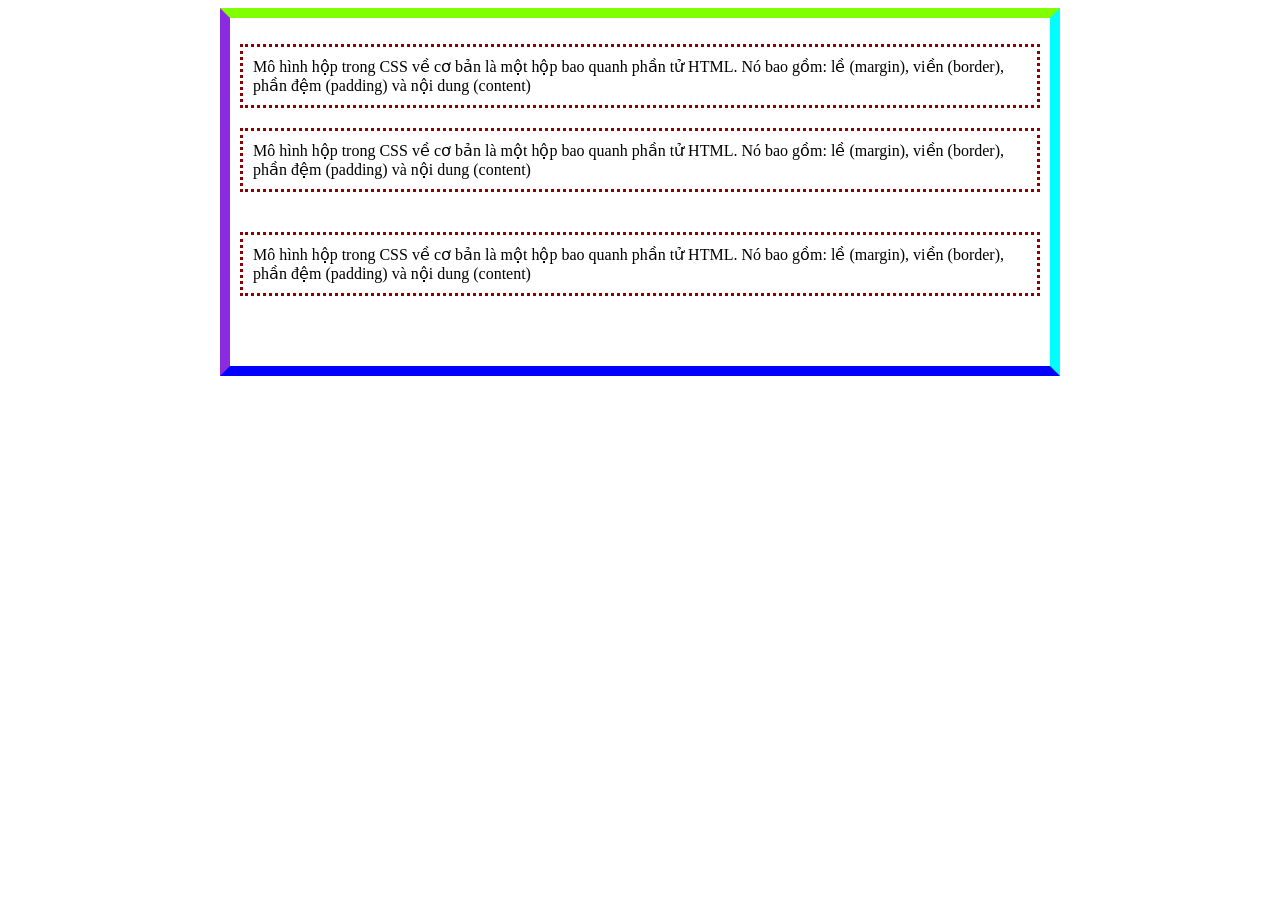
<file: BTH1-BE7/index.html>
<!DOCTYPE html>
<html lang="en">
<head>
    <meta charset="UTF-8">
    <title>Sử dụng Boxmodel</title>
    <style>
        .boxmodel {
            margin: 0 auto;
            width: 800px;
            border-width: 10px;
            border-style: solid;
            border-color: chartreuse aqua blue blueviolet; /* Quy tắc kim đồng hồ: Trên - Phải - Dưới - Trái */
            padding: 10px;
        }

        .boxmodel p {
            border: 3px dotted darkred;
            padding: 10px;
        }

        #boxmodel1 {
            margin-bottom: 20px;
        }

        #boxmodel2 {
            margin-bottom: 40px;
        }

        #boxmodel3 {
            margin-bottom: 60px;
        }
    </style>
</head>
<body>

    <div class="boxmodel">
        <p id="boxmodel1">
            Mô hình hộp trong CSS về cơ bản là một hộp bao quanh phần tử HTML.
            Nó bao gồm: lề (margin), viền (border), phần đệm (padding) và nội dung (content)
        </p>
        <p id="boxmodel2">
            Mô hình hộp trong CSS về cơ bản là một hộp bao quanh phần tử HTML.
            Nó bao gồm: lề (margin), viền (border), phần đệm (padding) và nội dung (content)
        </p>
        <p id="boxmodel3">
            Mô hình hộp trong CSS về cơ bản là một hộp bao quanh phần tử HTML.
            Nó bao gồm: lề (margin), viền (border), phần đệm (padding) và nội dung (content)
        </p>
    </div>

</body>
</html>
</file>
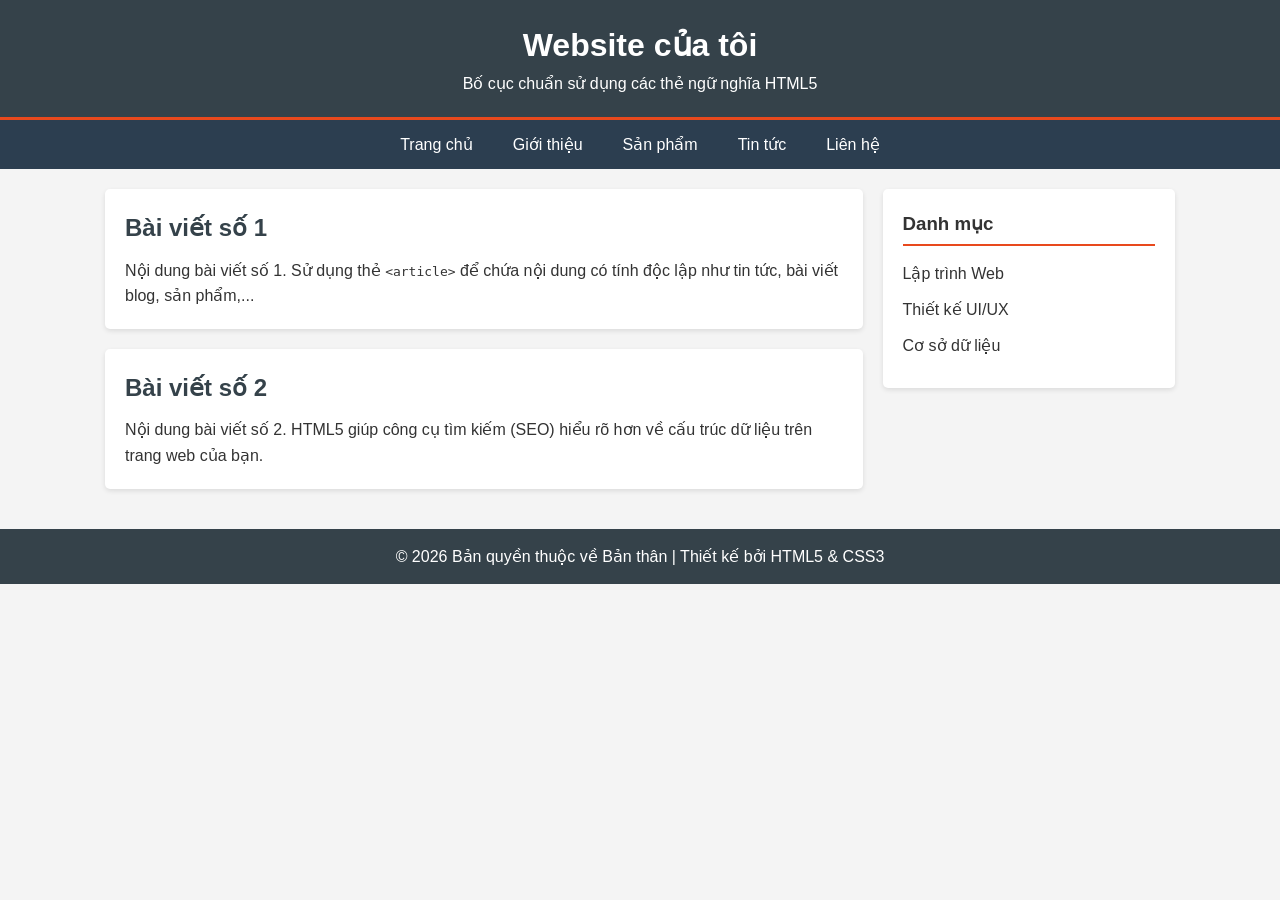
<file: BTH4-BE7/index.html>
<!DOCTYPE html>
<html lang="vi">
<head>
    <meta charset="UTF-8">
    <meta name="viewport" content="width=device-width, initial-scale=1.0">
    <title>Thiết kế Bố cục Trang web với HTML5</title>
    <link rel="stylesheet" href="styles.css">
</head>
<body>

    <header>
        <h1>Website của tôi</h1>
        <p>Bố cục chuẩn sử dụng các thẻ ngữ nghĩa HTML5</p>
    </header>

    <nav>
        <ul>
            <li><a href="#">Trang chủ</a></li>
            <li><a href="#">Giới thiệu</a></li>
            <li><a href="#">Sản phẩm</a></li>
            <li><a href="#">Tin tức</a></li>
            <li><a href="#">Liên hệ</a></li>
        </ul>
    </nav>

    <div class="container">
        
        <!-- Section: Vùng nội dung chính -->
        <section class="main-content">
            <article>
                <h2>Bài viết số 1</h2>
                <p>Nội dung bài viết số 1. Sử dụng thẻ <code>&lt;article&gt;</code> để chứa nội dung có tính độc lập như tin tức, bài viết blog, sản phẩm,...</p>
            </article>

            <article>
                <h2>Bài viết số 2</h2>
                <p>Nội dung bài viết số 2. HTML5 giúp công cụ tìm kiếm (SEO) hiểu rõ hơn về cấu trúc dữ liệu trên trang web của bạn.</p>
            </article>
        </section>

        <aside class="sidebar">
            <h3>Danh mục</h3>
            <ul>
                <li><a href="#">Lập trình Web</a></li>
                <li><a href="#">Thiết kế UI/UX</a></li>
                <li><a href="#">Cơ sở dữ liệu</a></li>
            </ul>
        </aside>

    </div>

    <footer>
        <p>&copy; 2026 Bản quyền thuộc về Bản thân | Thiết kế bởi HTML5 & CSS3</p>
    </footer>

</body>
</html>
</file>
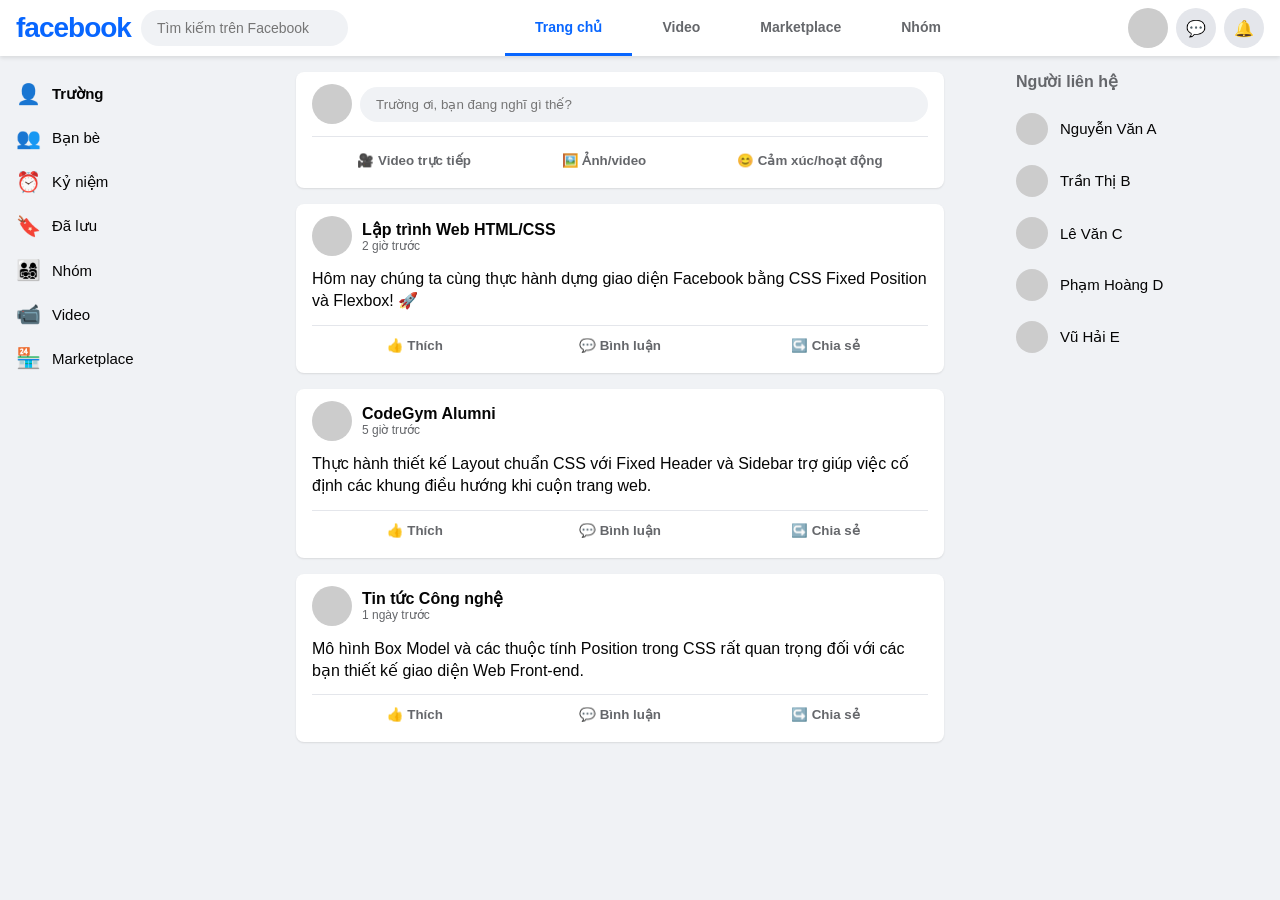
<file: BTH5-BE7/index.html>
<!DOCTYPE html>
<html lang="vi">
<head>
    <meta charset="UTF-8">
    <meta name="viewport" content="width=device-width, initial-scale=1.0">
    <title>Giao diện Facebook Giản lược</title>
    <link rel="stylesheet" href="styles.css">
</head>
<body>

    <header class="header">
        <div class="header-left">
            <div class="logo">facebook</div>
            <input type="text" class="search-box" placeholder="Tìm kiếm trên Facebook">
        </div>
        <div class="header-center">
            <a href="#" class="nav-item active">Trang chủ</a>
            <a href="#" class="nav-item">Video</a>
            <a href="#" class="nav-item">Marketplace</a>
            <a href="#" class="nav-item">Nhóm</a>
        </div>
        <div class="header-right">
            <div class="user-avatar"></div>
            <div class="icon-btn">💬</div>
            <div class="icon-btn">🔔</div>
        </div>
    </header>

    <div class="app-body">
        
        <aside class="sidebar left-sidebar">
            <ul>
                <li class="active"><span class="icon">👤</span> <strong>Trường</strong></li>
                <li><span class="icon">👥</span> Bạn bè</li>
                <li><span class="icon">⏰</span> Kỷ niệm</li>
                <li><span class="icon">🔖</span> Đã lưu</li>
                <li><span class="icon">👨‍👩‍👧‍👦</span> Nhóm</li>
                <li><span class="icon">📹</span> Video</li>
                <li><span class="icon">🏪</span> Marketplace</li>
            </ul>
        </aside>

        <main class="main-content">
            
            <div class="card create-post">
                <div class="post-input-container">
                    <div class="user-avatar"></div>
                    <input type="text" placeholder="Trường ơi, bạn đang nghĩ gì thế?">
                </div>
                <hr>
                <div class="post-actions">
                    <button>🎥 Video trực tiếp</button>
                    <button>🖼️ Ảnh/video</button>
                    <button>😊 Cảm xúc/hoạt động</button>
                </div>
            </div>

            <div class="card post">
                <div class="post-header">
                    <div class="user-avatar"></div>
                    <div>
                        <strong>Lập trình Web HTML/CSS</strong>
                        <div class="post-time">2 giờ trước</div>
                    </div>
                </div>
                <div class="post-body">
                    Hôm nay chúng ta cùng thực hành dựng giao diện Facebook bằng CSS Fixed Position và Flexbox! 🚀
                </div>
                <div class="post-footer">
                    <button>👍 Thích</button>
                    <button>💬 Bình luận</button>
                    <button>↪️ Chia sẻ</button>
                </div>
            </div>

            <div class="card post">
                <div class="post-header">
                    <div class="user-avatar"></div>
                    <div>
                        <strong>CodeGym Alumni</strong>
                        <div class="post-time">5 giờ trước</div>
                    </div>
                </div>
                <div class="post-body">
                    Thực hành thiết kế Layout chuẩn CSS với Fixed Header và Sidebar trợ giúp việc cố định các khung điều hướng khi cuộn trang web.
                </div>
                <div class="post-footer">
                    <button>👍 Thích</button>
                    <button>💬 Bình luận</button>
                    <button>↪️ Chia sẻ</button>
                </div>
            </div>

            <div class="card post">
                <div class="post-header">
                    <div class="user-avatar"></div>
                    <div>
                        <strong>Tin tức Công nghệ</strong>
                        <div class="post-time">1 ngày trước</div>
                    </div>
                </div>
                <div class="post-body">
                    Mô hình Box Model và các thuộc tính Position trong CSS rất quan trọng đối với các bạn thiết kế giao diện Web Front-end.
                </div>
                <div class="post-footer">
                    <button>👍 Thích</button>
                    <button>💬 Bình luận</button>
                    <button>↪️ Chia sẻ</button>
                </div>
            </div>

        </main>

        <aside class="sidebar right-sidebar">
            <div class="sidebar-title">Người liên hệ</div>
            <ul>
                <li><span class="user-avatar small"></span> Nguyễn Văn A</li>
                <li><span class="user-avatar small"></span> Trần Thị B</li>
                <li><span class="user-avatar small"></span> Lê Văn C</li>
                <li><span class="user-avatar small"></span> Phạm Hoàng D</li>
                <li><span class="user-avatar small"></span> Vũ Hải E</li>
            </ul>
        </aside>

    </div>

</body>
</html>
</file>
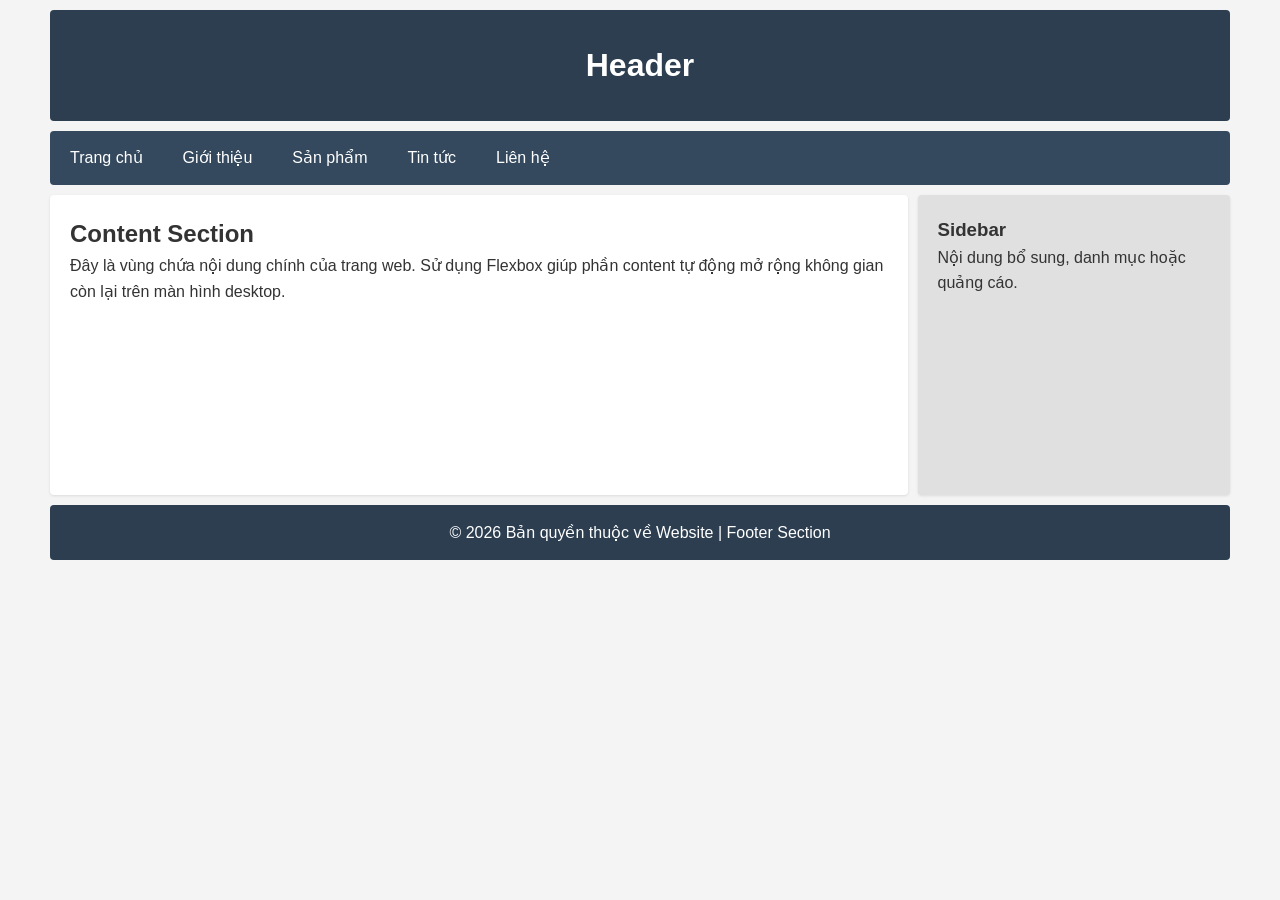
<file: BTH6-BE7/index.html>
<!DOCTYPE html>
<html lang="vi">
<head>
    <meta charset="UTF-8">
    <meta name="viewport" content="width=device-width, initial-scale=1.0">
    <title>Bố cục trang web Responsive với DIV & CSS</title>
    <link rel="stylesheet" href="styles.css">
</head>
<body>

    <div class="wrapper">

        <div class="header">
            <h1>Header</h1>
        </div>

        <div class="nav">
            <a href="#">Trang chủ</a>
            <a href="#">Giới thiệu</a>
            <a href="#">Sản phẩm</a>
            <a href="#">Tin tức</a>
            <a href="#">Liên hệ</a>
        </div>

        <div class="container">
            
            <div class="content">
                <h2>Content Section</h2>
                <p>Đây là vùng chứa nội dung chính của trang web. Sử dụng Flexbox giúp phần content tự động mở rộng không gian còn lại trên màn hình desktop.</p>
            </div>

            <div class="sidebar">
                <h3>Sidebar</h3>
                <p>Nội dung bổ sung, danh mục hoặc quảng cáo.</p>
            </div>

        </div>

        <div class="footer">
            <p>&copy; 2026 Bản quyền thuộc về Website | Footer Section</p>
        </div>

    </div>

</body>
</html>
</file>
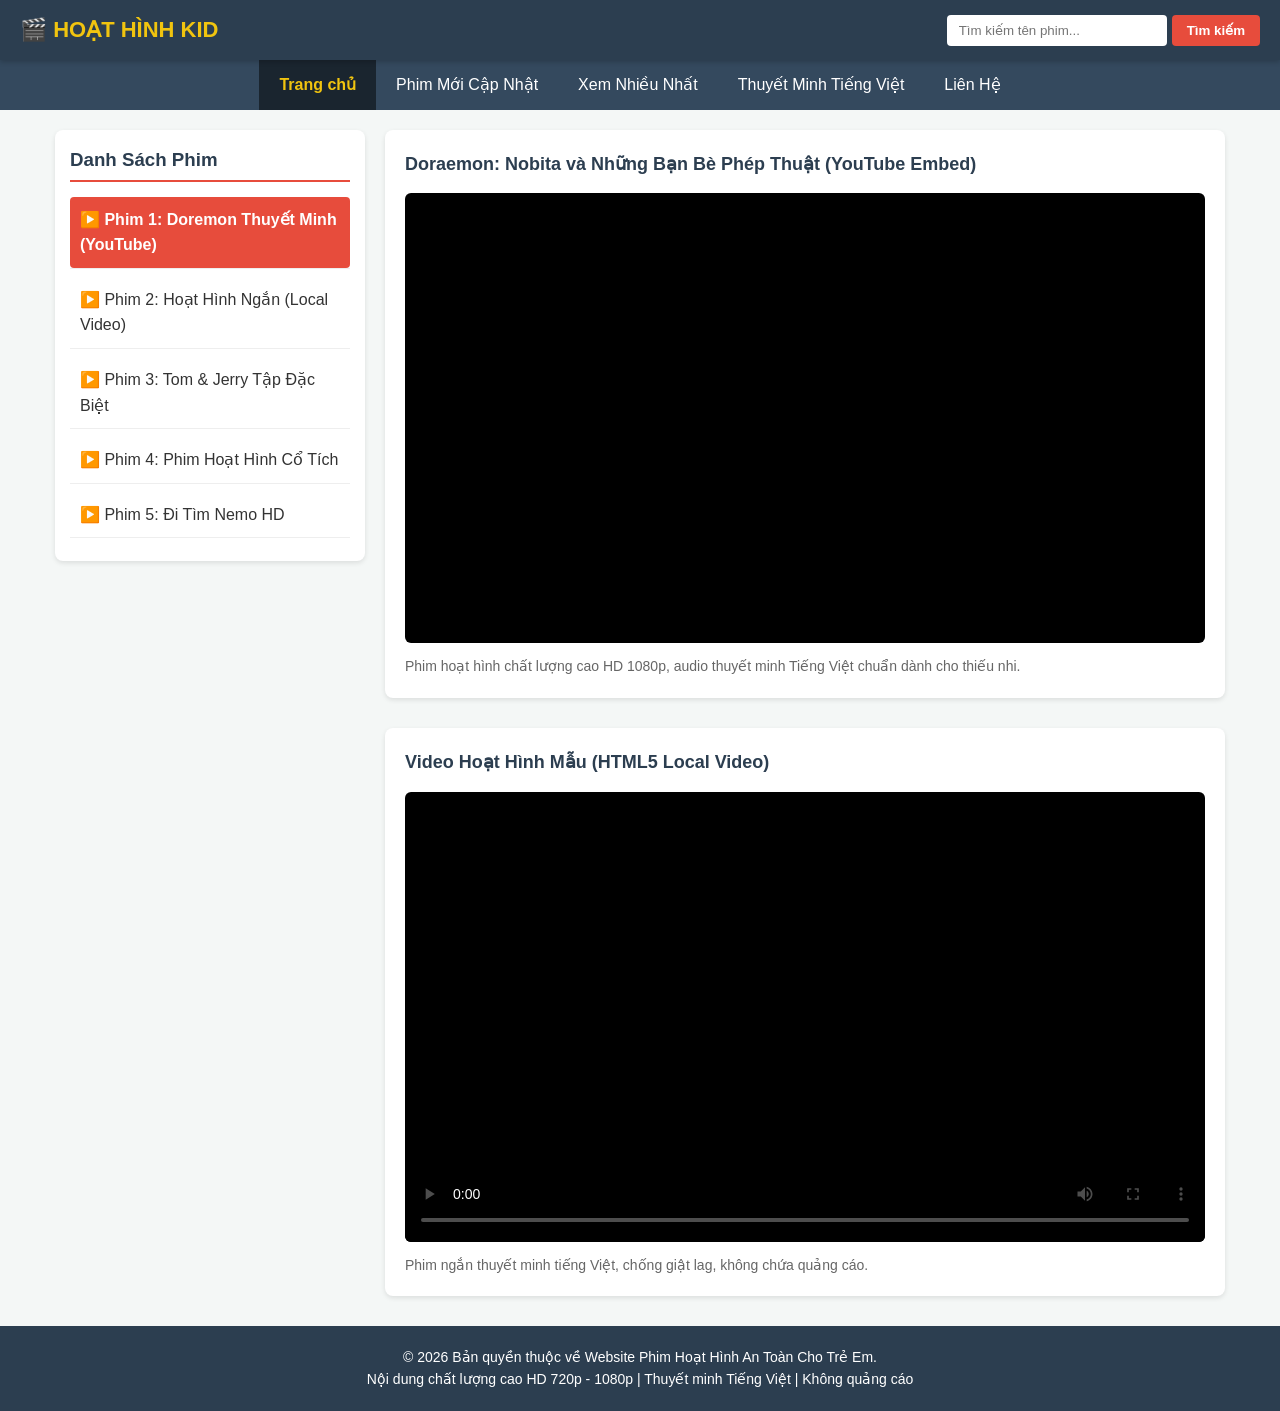
<file: BTH7-BE7/index.html>
<!DOCTYPE html>
<html lang="vi">
<head>
    <meta charset="UTF-8">
    <meta name="viewport" content="width=device-width, initial-scale=1.0">
    <title>Website Phim Hoạt Hình Cho Trẻ Em</title>
    <link rel="stylesheet" href="styles.css">
</head>
<body>

    <header class="header">
        <div class="logo">
            🎬 <span>HOẠT HÌNH KID</span>
        </div>
        <div class="search-box">
            <input type="text" placeholder="Tìm kiếm tên phim...">
            <button type="button">Tìm kiếm</button>
        </div>
    </header>

    <nav class="head-link">
        <ul>
            <li><a href="#" class="active">Trang chủ</a></li>
            <li><a href="#">Phim Mới Cập Nhật</a></li>
            <li><a href="#">Xem Nhiều Nhất</a></li>
            <li><a href="#">Thuyết Minh Tiếng Việt</a></li>
            <li><a href="#">Liên Hệ</a></li>
        </ul>
    </nav>

    <div class="main-container">
        
        <aside class="left-content">
            <h3>Danh Sách Phim</h3>
            <ul class="video-list">
                <li class="active"><a href="#video-1">▶️ Phim 1: Doremon Thuyết Minh (YouTube)</a></li>
                <li><a href="#video-2">▶️ Phim 2: Hoạt Hình Ngắn (Local Video)</a></li>
                <li><a href="#">▶️ Phim 3: Tom & Jerry Tập Đặc Biệt</a></li>
                <li><a href="#">▶️ Phim 4: Phim Hoạt Hình Cổ Tích</a></li>
                <li><a href="#">▶️ Phim 5: Đi Tìm Nemo HD</a></li>
            </ul>
        </aside>

        <main class="right-content">
            <div class="video-player-card" id="video-1">
                <h2>Doraemon: Nobita và Những Bạn Bè Phép Thuật (YouTube Embed)</h2>
                <div class="video-responsive">
                    <iframe 
                        src="https://www.youtube-nocookie.com/embed/dQw4w9WgXcQ" 
                        title="YouTube video player" 
                        allow="accelerometer; autoplay; clipboard-write; encrypted-media; gyroscope; picture-in-picture" 
                        allowfullscreen>
                    </iframe>
                </div>
                <p class="video-desc">Phim hoạt hình chất lượng cao HD 1080p, audio thuyết minh Tiếng Việt chuẩn dành cho thiếu nhi.</p>
            </div>

            <div class="video-player-card" id="video-2" style="margin-top: 30px;">
                <h2>Video Hoạt Hình Mẫu (HTML5 Local Video)</h2>
                <div class="video-responsive">
                    <video controls poster="https://via.placeholder.com/800x450/3498db/ffffff?text=Poster+Phim+Hoat+Hinh">
                        <source src="https://www.w3schools.com/html/mov_bbb.mp4" type="video/mp4">
                        Trình duyệt của bạn không hỗ trợ thẻ video HTML5.
                    </video>
                </div>
                <p class="video-desc">Phim ngắn thuyết minh tiếng Việt, chống giật lag, không chứa quảng cáo.</p>
            </div>
        </main>

    </div>

    <footer class="footer">
        <p>&copy; 2026 Bản quyền thuộc về Website Phim Hoạt Hình An Toàn Cho Trẻ Em.</p>
        <p>Nội dung chất lượng cao HD 720p - 1080p | Thuyết minh Tiếng Việt | Không quảng cáo</p>
    </footer>

</body>
</html>
</file>
<file: BTH4-BE7/styles.css>
* {
    box-sizing: border-box;
    margin: 0;
    padding: 0;
}

body {
    font-family: Arial, Helvetica, sans-serif;
    line-height: 1.6;
    color: #333;
    background-color: #f4f4f4;
}

header {
    background-color: #35424a;
    color: #ffffff;
    padding: 20px;
    text-align: center;
    border-bottom: #e8491d 3px solid;
}

nav {
    background-color: #2c3e50;
}

nav ul {
    list-style: none;
    display: flex;
    justify-content: center;
}

nav li {
    padding: 0;
}

nav a {
    color: #ffffff;
    text-decoration: none;
    padding: 12px 20px;
    display: block;
    transition: background-color 0.3s;
}

nav a:hover {
    background-color: #e8491d;
}

.container {
    display: flex;
    max-width: 1100px;
    margin: 20px auto;
    padding: 0 15px;
    gap: 20px;
}

.main-content {
    flex: 3;
}

article {
    background: #ffffff;
    padding: 20px;
    margin-bottom: 20px;
    border-radius: 5px;
    box-shadow: 0 2px 5px rgba(0, 0, 0, 0.1);
}

article h2 {
    color: #35424a;
    margin-bottom: 10px;
}

.sidebar {
    flex: 1;
    background: #ffffff;
    padding: 20px;
    border-radius: 5px;
    box-shadow: 0 2px 5px rgba(0, 0, 0, 0.1);
    height: fit-content;
}

.sidebar h3 {
    margin-bottom: 15px;
    border-bottom: 2px solid #e8491d;
    padding-bottom: 5px;
}

.sidebar ul {
    list-style: none;
}

.sidebar li {
    margin-bottom: 10px;
}

.sidebar a {
    color: #333;
    text-decoration: none;
}

.sidebar a:hover {
    color: #e8491d;
}

footer {
    background-color: #35424a;
    color: #ffffff;
    text-align: center;
    padding: 15px;
    margin-top: 20px;
}

@media (max-width: 768px) {
    .container {
        flex-direction: column;
    }
    
    nav ul {
        flex-direction: column;
        text-align: center;
    }
}
</file>
<file: BTH5-BE7/styles.css>
* {
    box-sizing: border-box;
    margin: 0;
    padding: 0;
    font-family: Arial, Helvetica, sans-serif;
}

body {
    background-color: #f0f2f5;
    color: #050505;
}

.header {
    position: fixed;
    top: 0;
    left: 0;
    right: 0;
    height: 56px;
    background-color: #ffffff;
    display: flex;
    justify-content: space-between;
    align-items: center;
    padding: 0 16px;
    box-shadow: 0 2px 4px rgba(0, 0, 0, 0.1);
    z-index: 1000; 
}

.header-left {
    display: flex;
    align-items: center;
    gap: 10px;
}

.logo {
    color: #0866ff;
    font-size: 28px;
    font-weight: bold;
    letter-spacing: -1px;
}

.search-box {
    background-color: #f0f2f5;
    border: none;
    padding: 10px 16px;
    border-radius: 50px;
    outline: none;
    font-size: 14px;
}

.header-center {
    display: flex;
    height: 100%;
}

.nav-item {
    display: flex;
    align-items: center;
    padding: 0 30px;
    text-decoration: none;
    color: #65676b;
    font-weight: bold;
    font-size: 14px;
    border-bottom: 3px solid transparent;
}

.nav-item:hover {
    background-color: #f2f2f2;
}

.nav-item.active {
    color: #0866ff;
    border-bottom-color: #0866ff;
}

.header-right {
    display: flex;
    align-items: center;
    gap: 8px;
}

.icon-btn {
    width: 40px;
    height: 40px;
    background-color: #e4e6eb;
    border-radius: 50%;
    display: flex;
    justify-content: center;
    align-items: center;
    cursor: pointer;
}

.app-body {
    margin-top: 56px; 
    display: flex;
    justify-content: space-between;
}

.sidebar {
    position: fixed;
    top: 56px;
    width: 280px;
    height: calc(100vh - 56px);
    padding: 16px 8px;
    overflow-y: auto; 
}

.left-sidebar {
    left: 0;
}

.right-sidebar {
    right: 0;
}

.sidebar-title {
    color: #65676b;
    font-size: 16px;
    font-weight: bold;
    margin-bottom: 12px;
    padding-left: 8px;
}

.sidebar ul {
    list-style: none;
}

.sidebar li {
    display: flex;
    align-items: center;
    gap: 12px;
    padding: 10px 8px;
    border-radius: 8px;
    cursor: pointer;
    font-size: 15px;
}

.sidebar li:hover {
    background-color: #e4e6eb;
}

.sidebar .icon {
    font-size: 20px;
    width: 24px;
    text-align: center;
}

.main-content {
    margin-left: 280px; 
    margin-right: 280px; 
    width: calc(100% - 560px);
    max-width: 680px;
    margin-top: 0;
    margin-bottom: 20px;
    padding: 16px;
    display: flex;
    flex-direction: column;
    gap: 16px;
}

.card {
    background-color: #ffffff;
    border-radius: 8px;
    padding: 12px 16px;
    box-shadow: 0 1px 2px rgba(0, 0, 0, 0.1);
}

.user-avatar {
    width: 40px;
    height: 40px;
    border-radius: 50%;
    background-color: #ccc;
}

.user-avatar.small {
    width: 32px;
    height: 32px;
}

.create-post .post-input-container {
    display: flex;
    align-items: center;
    gap: 8px;
    margin-bottom: 12px;
}

.create-post input {
    flex: 1;
    border: none;
    background-color: #f0f2f5;
    padding: 10px 16px;
    border-radius: 50px;
    outline: none;
}

.create-post hr {
    border: none;
    border-top: 1px solid #e4e6eb;
    margin-bottom: 8px;
}

.post-actions {
    display: flex;
    justify-content: space-around;
}

.post-actions button {
    background: none;
    border: none;
    padding: 8px;
    border-radius: 6px;
    cursor: pointer;
    font-weight: bold;
    color: #65676b;
}

.post-actions button:hover {
    background-color: #f2f2f2;
}

.post-header {
    display: flex;
    align-items: center;
    gap: 10px;
    margin-bottom: 12px;
}

.post-time {
    font-size: 12px;
    color: #65676b;
}

.post-body {
    margin-bottom: 12px;
    line-height: 1.4;
}

.post-footer {
    display: flex;
    justify-content: space-around;
    border-top: 1px solid #e4e6eb;
    padding-top: 4px;
}

.post-footer button {
    flex: 1;
    background: none;
    border: none;
    padding: 8px;
    border-radius: 6px;
    cursor: pointer;
    font-weight: bold;
    color: #65676b;
}

.post-footer button:hover {
    background-color: #f2f2f2;
}

@media (max-width: 1100px) {
    .right-sidebar {
        display: none;
    }
    .main-content {
        margin-right: 0;
        width: calc(100% - 280px);
    }
}

@media (max-width: 768px) {
    .left-sidebar {
        display: none;
    }
    .main-content {
        margin-left: 0;
        width: 100%;
    }
}
</file>
<file: BTH6-BE7/styles.css>
* {
    box-sizing: border-box;
    margin: 0;
    padding: 0;
}

body {
    font-family: Arial, Helvetica, sans-serif;
    line-height: 1.6;
    background-color: #f4f4f4;
    color: #333;
}

.wrapper {
    max-width: 1200px;
    margin: 0 auto;
    padding: 10px;
}

.header {
    background-color: #2c3e50;
    color: #ffffff;
    padding: 30px;
    text-align: center;
    border-radius: 4px;
}

.nav {
    background-color: #34495e;
    margin-top: 10px;
    display: flex;
    flex-wrap: wrap;
    border-radius: 4px;
}

.nav a {
    color: #ffffff;
    padding: 14px 20px;
    text-decoration: none;
    text-align: center;
    transition: background-color 0.3s;
}

.nav a:hover {
    background-color: #1abc9c;
}

.container {
    display: flex;
    margin-top: 10px;
    gap: 10px; 
}

.content {
    flex: 3;
    background-color: #ffffff;
    padding: 20px;
    border-radius: 4px;
    min-height: 300px;
    box-shadow: 0 1px 3px rgba(0,0,0,0.1);
}

.sidebar {
    flex: 1;
    background-color: #e0e0e0;
    padding: 20px;
    border-radius: 4px;
    box-shadow: 0 1px 3px rgba(0,0,0,0.1);
}

.footer {
    background-color: #2c3e50;
    color: #ffffff;
    text-align: center;
    padding: 15px;
    margin-top: 10px;
    border-radius: 4px;
}

@media (max-width: 768px) {
    .container {
        flex-direction: column; 
    }

    .nav {
        flex-direction: column; 
    }

    .nav a {
        border-bottom: 1px solid rgba(255, 255, 255, 0.1);
    }
}
</file>
<file: BTH7-BE7/styles.css>
* {
    box-sizing: border-box;
    margin: 0;
    padding: 0;
}

body {
    font-family: Arial, sans-serif;
    line-height: 1.6;
    background-color: #f4f7f6;
    color: #333;
    padding-top: 60px; 
}

.header {
    position: fixed;
    top: 0;
    left: 0;
    right: 0;
    height: 60px;
    background-color: #2c3e50;
    color: white;
    display: flex;
    justify-content: space-between;
    align-items: center;
    padding: 0 20px;
    z-index: 1000;
    box-shadow: 0 2px 5px rgba(0,0,0,0.2);
}

.logo {
    font-size: 22px;
    font-weight: bold;
    color: #f1c40f;
}

.search-box {
    display: flex;
    gap: 5px;
}

.search-box input {
    padding: 8px 12px;
    border: none;
    border-radius: 4px;
    outline: none;
    width: 220px;
}

.search-box button {
    padding: 8px 15px;
    background-color: #e74c3c;
    color: white;
    border: none;
    border-radius: 4px;
    cursor: pointer;
    font-weight: bold;
}

.search-box button:hover {
    background-color: #c0392b;
}

.head-link {
    background-color: #34495e;
}

.head-link ul {
    list-style: none;
    display: flex;
    justify-content: center;
    flex-wrap: wrap;
}

.head-link a {
    display: block;
    padding: 12px 20px;
    color: #ffffff;
    text-decoration: none; 
    transition: all 0.3s ease;
}

.head-link a:hover,
.head-link a.active {
    font-weight: bold; 
    color: #f1c40f; 
    background-color: #1a252f;
}

.main-container {
    display: flex;
    max-width: 1200px;
    margin: 20px auto;
    padding: 0 15px;
    gap: 20px;
}

.left-content {
    flex: 1;
    background-color: #ffffff;
    padding: 15px;
    border-radius: 8px;
    box-shadow: 0 2px 5px rgba(0,0,0,0.1);
    height: fit-content;
}

.left-content h3 {
    margin-bottom: 15px;
    color: #2c3e50;
    border-bottom: 2px solid #e74c3c;
    padding-bottom: 5px;
}

.video-list {
    list-style: none;
}

.video-list li {
    margin-bottom: 8px;
    border-bottom: 1px solid #eee;
}

.video-list a {
    display: block;
    padding: 10px;
    text-decoration: none;
    color: #333;
    border-radius: 4px;
    transition: all 0.2s;
}

.video-list a:hover {
    background-color: #ecf0f1;
    color: #e74c3c;
    font-weight: bold;
}

.video-list li.active a {
    background-color: #e74c3c;
    color: white;
    font-weight: bold;
}

.right-content {
    flex: 3;
}

.video-player-card {
    background-color: #ffffff;
    padding: 20px;
    border-radius: 8px;
    box-shadow: 0 2px 5px rgba(0,0,0,0.1);
}

.video-player-card h2 {
    font-size: 18px;
    margin-bottom: 15px;
    color: #2c3e50;
}

.video-responsive {
    position: relative;
    padding-bottom: 56.25%; 
    height: 0;
    overflow: hidden;
    border-radius: 6px;
    background-color: #000;
}

.video-responsive iframe,
.video-responsive video {
    position: absolute;
    top: 0;
    left: 0;
    width: 100%;
    height: 100%;
    border: 0;
}

.video-desc {
    margin-top: 12px;
    font-size: 14px;
    color: #666;
}

.footer {
    background-color: #2c3e50;
    color: #ffffff;
    text-align: center;
    padding: 20px;
    margin-top: 30px;
    font-size: 14px;
}

@media (max-width: 768px) {
    .main-container {
        flex-direction: column;
    }

    .header {
        flex-direction: column;
        height: auto;
        padding: 10px;
        gap: 10px;
    }

    body {
        padding-top: 90px; 

    .head-link ul {
        flex-direction: column;
        text-align: center;
    }

    .search-box input {
        width: 180px;
    }
  }
}
</file>
